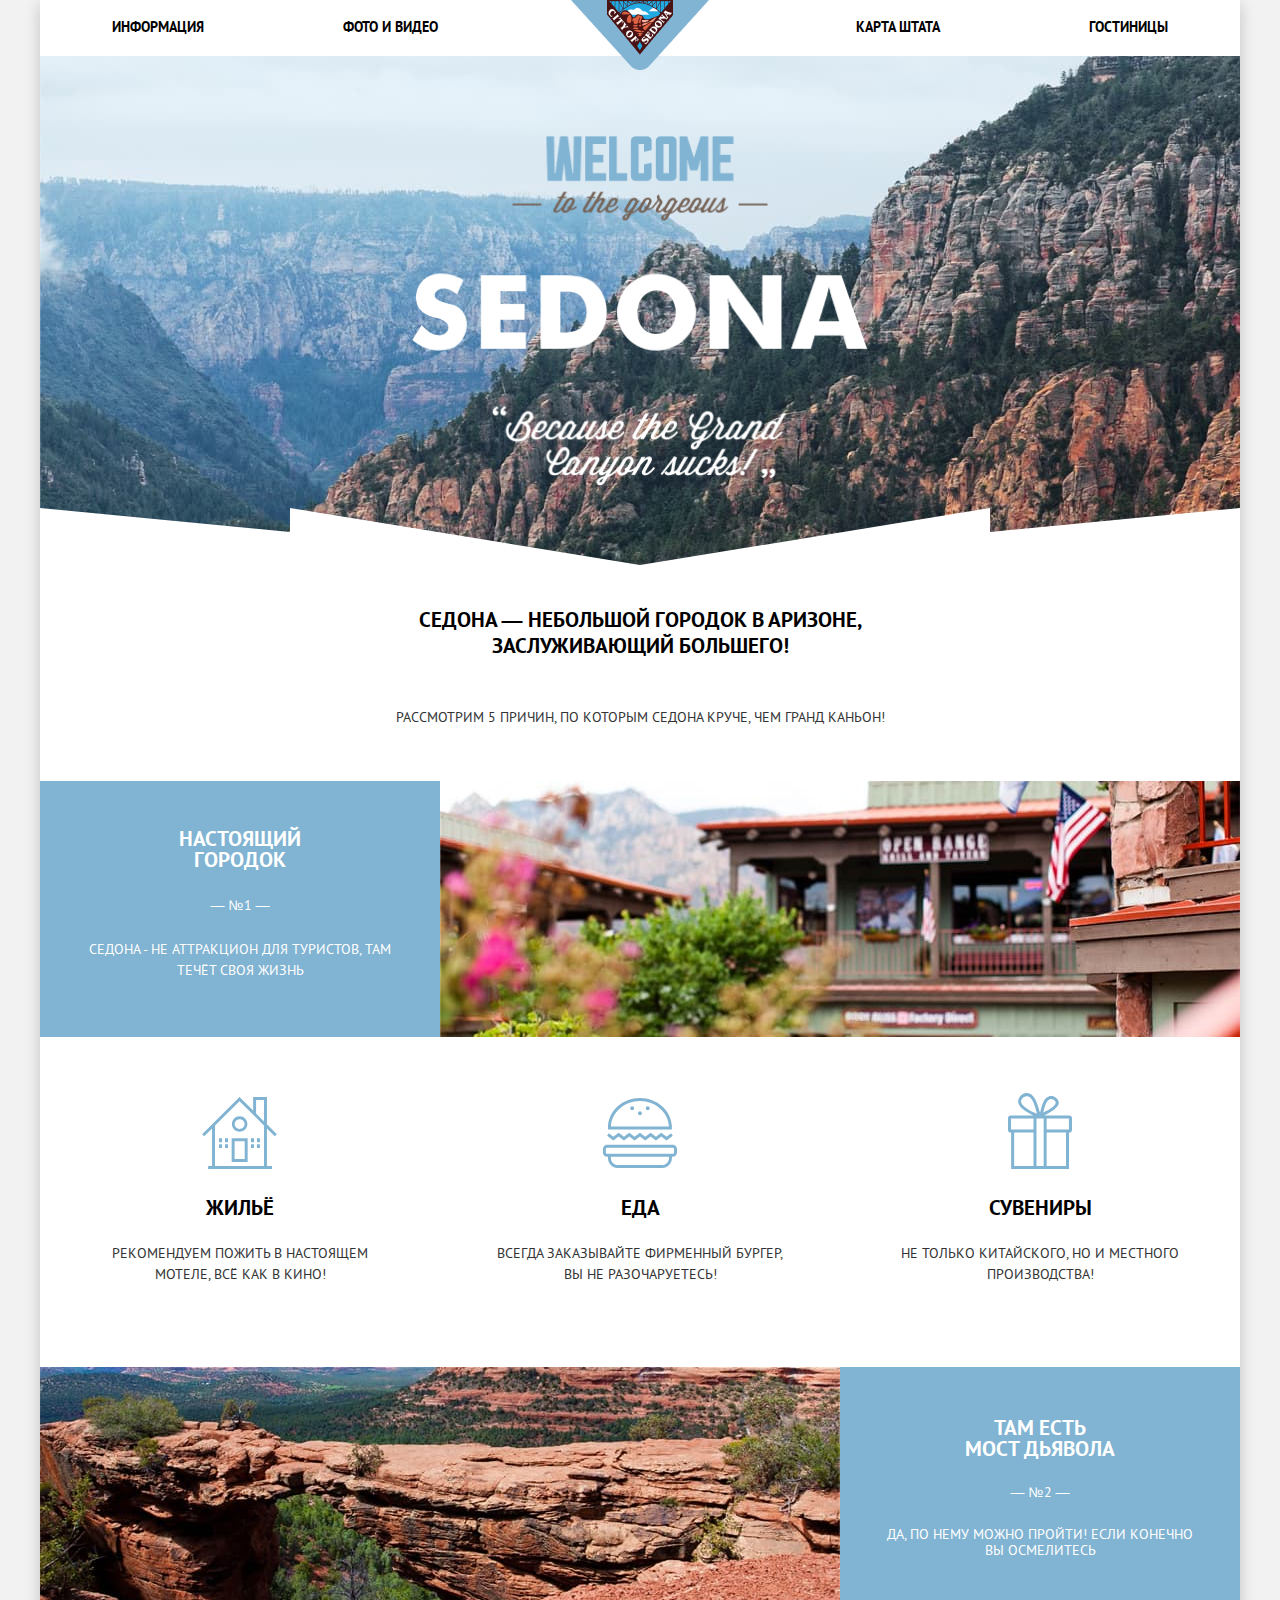
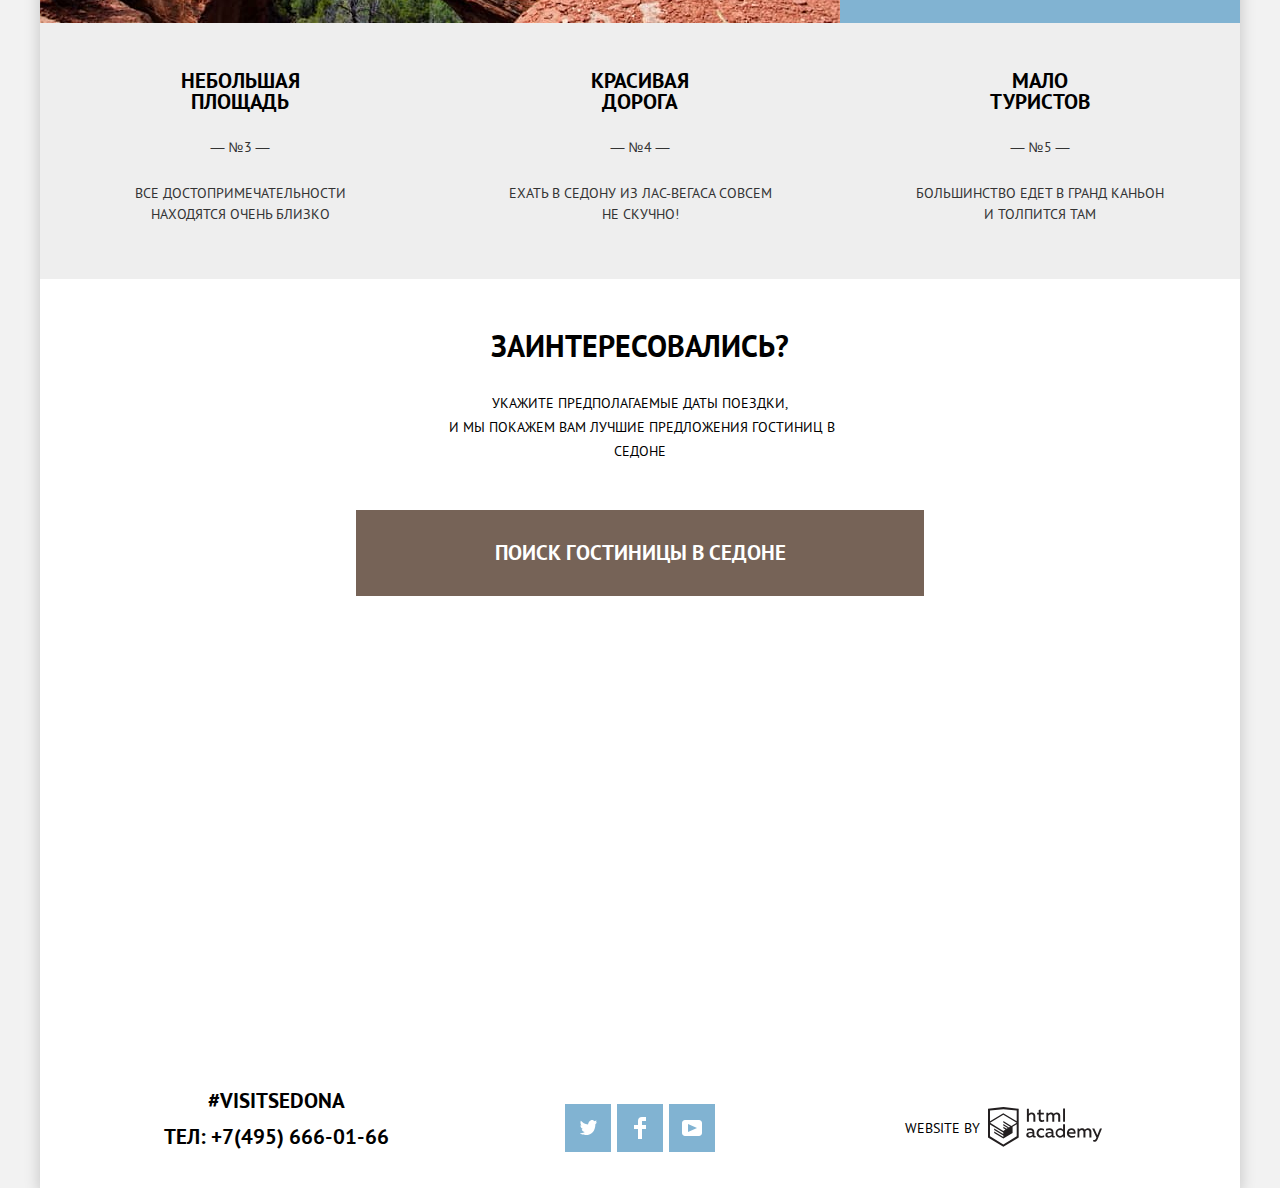
<file: index.html>
<!DOCTYPE html>
<html lang="en">

<head>
  <meta charset="UTF-8">
  <meta content="width=device-width, initial-scale=1.0" name="viewport">
  <meta content="ie=edge" http-equiv="X-UA-Compatible">
  <title>HTML Academy: Седона</title>
  <link href="./css/normalize.css" rel="stylesheet">
  <link href="./css/minify.css" rel="stylesheet">
</head>

<body>
<div class="container">
  <header class="header">
    <h1 class="visually-hidden">Официальный сайт города Седона</h1>
    <a><img alt="Логотип Седоны" class="header-logo" height="70" src="./img/logo.png" width="138"></a>
    <nav class="main-navigation">
      <ul class="main-navigation-left">
        <li>
          <a href="">Информация</a>
        </li>
        <li>
          <a href="">Фото и видео</a>
        </li>
      </ul>
      <ul class="main-navigation-right">
        <li>
          <a href="">Карта штата</a>
        </li>
        <li>
          <a href="catalog.html">Гостиницы</a>
        </li>
      </ul>
    </nav>
  </header>

  <main>
    <div class="welcome-block">
      <img alt="Добро пожаловать в Седону!" class="welcome-block-text" height="352" src="./img/welcome.png" width="458">
    </div>

    <section class="advantages">
      <h2 class="visually-hidden">Преимущества Седоны</h2>
      <div class="advantages-pre">
        <b class="advantages-pre-header">Седона — небольшой городок в Аризоне, заслуживающий большего!</b>
        <p class="advantages-pre-text">Рассмотрим 5 причин, по которым Седона круче, чем гранд каньон!</p>
      </div>

      <div class="advantage-1">
        <h3>Настоящий<br> городок</h3>
        <p>— №1 —</p>
        <p>Седона - не аттракцион для туристов, там<br> течёт своя жизнь</p>
      </div>

      <div class="advantages-foto1"></div>

      <div class="advantages-living">
        <h3>Жильё</h3>
        <p>Рекомендуем пожить в настоящем<br> мотеле, всё как в кино!</p>
      </div>

      <div class="advantages-food">
        <h3>Еда</h3>
        <p>Всегда заказывайте фирменный бургер,<br> вы не разочаруетесь!</p>
      </div>

      <div class="advantages-souvenirs">
        <h3>Сувениры</h3>
        <p>Не только китайского, но и местного<br> производства!</p>
      </div>

      <div class="advantages-foto2"></div>

      <div class="advantage-2">
        <h3>Там есть<br> Мост дьявола</h3>
        <p>— №2 —</p>
        <p>Да, по нему можно пройти! Если конечно<br> вы осмелитесь</p>
      </div>

      <div class="advantage-3">
        <h3>небольшая<br> площадь</h3>
        <p>— №3 —</p>
        <p>все достопримечательности<br> находятся очень близко</p>
      </div>

      <div class="advantage-4">
        <h3>красивая<br> дорога</h3>
        <p>— №4 —</p>
        <p>ехать в седону из лас-вегаса совсем<br> не скучно!</p>
      </div>

      <div class="advantage-5">
        <h3>мало<br> туристов</h3>
        <p>— №5 —</p>
        <p>большинство едет в гранд каньон<br> и толпится там</p>
      </div>
    </section>

    <section class="booking">
      <h2 class="visually-hidden">Бронирование поездки</h2>
      <b class="booking-header">Заинтересовались?</b>
      <p class="booking-text">Укажите предполагаемые даты поездки,<br> и мы покажем вам лучшие предложения гостиниц в
        седоне</p>
      <button class="booking-button" type="button">Поиск гостиницы в Седоне</button>
    </section>

    <div class="map">
      <form action="https://echo.htmlacademy.ru/" class="booking-form" method="post">
        <div class="form-date-in-container">
          <label for="date-in">Дата заезда:</label>
          <span class="date-in-span">
              <input id="date-in" name="date-in" placeholder="24 апреля 2017" required type="text">
            <button class="calendar" type="button">
              <svg fill="none" height="23" viewBox="0 0 21 23" width="21"
                   xmlns="http://www.w3.org/2000/svg">
                <path clip-rule="evenodd" d="M16.406 3.02498H19.251C20.217 3.02498 21 3.84698 21 4.86198V21.164C21 22.179 20.217 23 19.251 23H1.75C0.784 23 0 22.179 0 21.164V4.86198C0 3.84698 0.784 3.02498 1.75 3.02498H4.593V1.64798C4.593 1.26698 4.887 0.958984 5.25 0.958984C5.612 0.958984 5.906 1.26698 5.906 1.64798V3.02498H9.844V1.64798C9.844 1.26698 10.138 0.958984 10.501 0.958984C10.862 0.958984 11.156 1.26698 11.156 1.64798V3.02498H15.094V1.64798C15.094 1.26698 15.387 0.958984 15.75 0.958984C16.112 0.958984 16.406 1.26698 16.406 1.64798V3.02498ZM19.5646 21.484C19.6466 21.3979 19.691 21.2828 19.688 21.164H19.689V4.86198C19.689 4.60898 19.493 4.40298 19.252 4.40298H16.407V5.78098C16.407 6.16198 16.113 6.46998 15.751 6.46998C15.388 6.46998 15.095 6.16198 15.095 5.78098V4.40298H11.157V5.78098C11.157 6.16198 10.863 6.46998 10.502 6.46998C10.139 6.46998 9.845 6.16198 9.845 5.78098V4.40298H5.907V5.78098C5.907 6.16198 5.613 6.46998 5.251 6.46998C4.888 6.46998 4.594 6.16198 4.594 5.78098V4.40298H1.75C1.50263 4.40953 1.30696 4.61458 1.312 4.86198V21.164C1.30696 21.4114 1.50263 21.6164 1.75 21.623H19.251C19.3698 21.6201 19.4826 21.5701 19.5646 21.484Z"
                      fill="#A9A9A9"
                      fill-rule="evenodd"/>
                <path clip-rule="evenodd" d="M4.59399 9.2251H7.21899V11.2911H4.59399V9.2251ZM4.59399 12.6681H7.21899V14.7351H4.59399V12.6681ZM7.21899 16.1121H4.59399V18.1781H7.21899V16.1121ZM9.18799 16.1121H11.813V18.1781H9.18799V16.1121ZM11.813 12.6681H9.18799V14.7351H11.813V12.6681ZM9.18799 9.2251H11.813V11.2911H9.18799V9.2251ZM16.406 16.1121H13.781V18.1781H16.406V16.1121ZM13.781 12.6681H16.406V14.7351H13.781V12.6681ZM16.406 9.2251H13.781V11.2911H16.406V9.2251Z"
                      fill="#A9A9A9"
                      fill-rule="evenodd"/>
              </svg>
            </button>
            </span>
        </div>
        <div class="form-date-out-container">
          <label for="date-out">Дата выезда:</label>
          <span class="date-out-span">
              <input id="date-out" name="date-out" placeholder="4 июля 2017" required type="text">
            <button class="calendar" type="button">
              <svg fill="none" height="23" viewBox="0 0 21 23" width="21"
                   xmlns="http://www.w3.org/2000/svg">
                <path clip-rule="evenodd" d="M16.406 3.02498H19.251C20.217 3.02498 21 3.84698 21 4.86198V21.164C21 22.179 20.217 23 19.251 23H1.75C0.784 23 0 22.179 0 21.164V4.86198C0 3.84698 0.784 3.02498 1.75 3.02498H4.593V1.64798C4.593 1.26698 4.887 0.958984 5.25 0.958984C5.612 0.958984 5.906 1.26698 5.906 1.64798V3.02498H9.844V1.64798C9.844 1.26698 10.138 0.958984 10.501 0.958984C10.862 0.958984 11.156 1.26698 11.156 1.64798V3.02498H15.094V1.64798C15.094 1.26698 15.387 0.958984 15.75 0.958984C16.112 0.958984 16.406 1.26698 16.406 1.64798V3.02498ZM19.5646 21.484C19.6466 21.3979 19.691 21.2828 19.688 21.164H19.689V4.86198C19.689 4.60898 19.493 4.40298 19.252 4.40298H16.407V5.78098C16.407 6.16198 16.113 6.46998 15.751 6.46998C15.388 6.46998 15.095 6.16198 15.095 5.78098V4.40298H11.157V5.78098C11.157 6.16198 10.863 6.46998 10.502 6.46998C10.139 6.46998 9.845 6.16198 9.845 5.78098V4.40298H5.907V5.78098C5.907 6.16198 5.613 6.46998 5.251 6.46998C4.888 6.46998 4.594 6.16198 4.594 5.78098V4.40298H1.75C1.50263 4.40953 1.30696 4.61458 1.312 4.86198V21.164C1.30696 21.4114 1.50263 21.6164 1.75 21.623H19.251C19.3698 21.6201 19.4826 21.5701 19.5646 21.484Z"
                      fill="#A9A9A9"
                      fill-rule="evenodd"/>
                <path clip-rule="evenodd" d="M4.59399 9.2251H7.21899V11.2911H4.59399V9.2251ZM4.59399 12.6681H7.21899V14.7351H4.59399V12.6681ZM7.21899 16.1121H4.59399V18.1781H7.21899V16.1121ZM9.18799 16.1121H11.813V18.1781H9.18799V16.1121ZM11.813 12.6681H9.18799V14.7351H11.813V12.6681ZM9.18799 9.2251H11.813V11.2911H9.18799V9.2251ZM16.406 16.1121H13.781V18.1781H16.406V16.1121ZM13.781 12.6681H16.406V14.7351H13.781V12.6681ZM16.406 9.2251H13.781V11.2911H16.406V9.2251Z"
                      fill="#A9A9A9"
                      fill-rule="evenodd"/>
              </svg>
            </button>
            </span>
        </div>
        <div class="number-of-persons-container">
          <div class="adults-container">
            <label for="adults">Взрослые:</label>
            <span class="adults-span">
              <button class="minus-icon" type="button">
                <svg fill="none" height="3" viewBox="0 0 12 3" width="12" xmlns="http://www.w3.org/2000/svg">
                  <rect fill="#A9A9A9" height="3" width="12"/>
                </svg>
              </button>
                <input id="adults" name="adults" required type="text" value="2">
              <button class="plus-icon" type="button">
                <svg fill="none" height="11" width="11" xmlns="http://www.w3.org/2000/svg">
                  <path clip-rule="evenodd" d="M4.23 6.77V11h2.54V6.77H11V4.23H6.77V0H4.23v4.23H0v2.54h4.23z"
                        fill="#A9A9A9" fill-rule="evenodd"/></svg>
              </button>
              </span>
          </div>
          <div class="children-container">
            <label for="children">Дети:</label>
            <span class="children-span">
              <button class="minus-icon" type="button">
                <svg fill="none" height="3" viewBox="0 0 12 3" width="12" xmlns="http://www.w3.org/2000/svg">
                  <rect fill="#A9A9A9" height="3" width="12"/>
                </svg>
              </button>
                <input id="children" name="children" required type="text" value="0">
              <button class="plus-icon" type="button">
                <svg fill="none" height="11" width="11" xmlns="http://www.w3.org/2000/svg">
                  <path clip-rule="evenodd" d="M4.23 6.77V11h2.54V6.77H11V4.23H6.77V0H4.23v4.23H0v2.54h4.23z"
                        fill="#A9A9A9" fill-rule="evenodd"/></svg>
              </button>
              </span>
          </div>
        </div>
        <button type="submit">Найти</button>
      </form>
      <iframe
        allowfullscreen
        height="589" src="https://www.google.com/maps/embed?pb=!1m18!1m12!1m3!1d104758.34112897744!2d-111.81814152753658!3d34.863810899751336!2m3!1f0!2f0!3f0!3m2!1i1024!2i768!4f13.1!3m3!1m2!1s0x872da132f942b00d%3A0x5548c523fa6c8efd!2z0KHQtdC00L7QvdCwLCDQkNGA0LjQt9C-0L3QsCA4NjMzNiwg0KHQqNCQ!5e0!3m2!1sru!2sru!4v1582367070711!5m2!1sru!2sru" width="1718"></iframe>
    </div>
  </main>

  <footer class="footer">
    <div class="footer-left">
      <p class="footer-left-hashtag">#visitSEDONA</p>
      <p class="footer-telnumber">ТЕЛ: <a href="tel:+74956660166">+7(495) 666-01-66</a></p>
    </div>
    <div class="footer-middle">
      <ul class="footer-socials-list">
        <li class="footer-social">
          <a href=""> <img alt="Мы в Твиттере" height="17" src="./img/twitter.svg" width="17"> </a>
        </li>
        <li class="footer-social">
          <a href=""> <img alt="Мы в Фейсбуке" height="22" src="./img/fb-icon.svg" width="12"> </a>
        </li>
        <li class="footer-social">
          <a href=""> <img alt="Мы в Ютубе" height="16" src="./img/youtube.svg" width="20"> </a>
        </li>
      </ul>
    </div>
    <div class="footer-right">
      <p>Website by</p>
      <a href="https://htmlacademy.ru/intensive/htmlcss">
        <svg class="academy-logo" fill="none" height="41" viewBox="0 0 115 41" width="115"
             xmlns="http://www.w3.org/2000/svg">
          <path clip-rule="evenodd" d="M15.5197 1.05737H15.3509L0 2.71895V31.4945L15.3509 40.8382L30.7018 31.4945V2.71895L15.5197 1.05737ZM77.0183 2.62185H75.0876V15.7311H77.0183V2.62185ZM40.8619 2.63264V7.76843C41.6131 6.9864 42.6386 6.5436 43.7105 6.53843C44.6823 6.47908 45.6329 6.84495 46.3253 7.54479C47.0177 8.24462 47.3866 9.21244 47.3399 10.2068V15.7634H45.367V10.4658C45.4231 9.94897 45.2754 9.43059 44.9566 9.02553C44.6377 8.62047 44.174 8.36218 43.6683 8.3079H43.3518C42.3456 8.36979 41.4321 8.9295 40.9041 9.80764V15.7634H38.8995V2.63264H40.8619ZM77.0183 31.4837H75.2775V30.0595C74.4828 31.1353 73.23 31.7538 71.9119 31.7211C69.4751 31.5528 67.5825 29.4822 67.5825 26.9845C67.5825 24.4867 69.4751 22.4162 71.9119 22.2479C73.1195 22.2052 74.2818 22.7203 75.0771 23.6505V18.3205H77.0183V31.4837ZM47.0656 30.0595C47.263 30.0515 47.4583 30.0152 47.6459 29.9516V31.3866C47.2482 31.5404 46.826 31.6172 46.4009 31.6132C45.6482 31.6769 44.9394 31.2429 44.639 30.5342C43.7036 31.31 42.5302 31.7227 41.3261 31.6995C39.733 31.6995 38.256 30.804 38.256 28.9482C38.256 26.65 40.3661 25.9379 42.1702 25.9379C42.9402 25.9505 43.707 26.0408 44.4596 26.2076V25.884C44.4596 24.805 43.6578 23.9742 42.1491 23.9742C41.0585 23.9764 39.9804 24.2116 38.9839 24.6647V22.8305C40.0678 22.451 41.204 22.2506 42.3495 22.2371C44.8394 22.2371 46.3693 23.4455 46.3693 26.1753V29.4121C46.3546 29.5668 46.401 29.721 46.4981 29.8406C46.5951 29.9601 46.7349 30.035 46.8862 30.0487H47.0656V30.0595ZM40.2711 28.8403C40.298 29.229 40.4761 29.5905 40.7655 29.844C41.055 30.0974 41.4317 30.2217 41.8115 30.189H41.9275C42.8819 30.1906 43.7973 29.8022 44.4702 29.11V27.5779C43.842 27.4414 43.2026 27.3655 42.5605 27.3513C41.5055 27.3513 40.2817 27.7074 40.2817 28.8403H40.2711ZM56.0229 22.9384C55.1962 22.4632 54.2596 22.2246 53.3115 22.2479H52.9422C51.7332 22.2873 50.5891 22.8166 49.7619 23.7192C48.9347 24.6218 48.4923 25.8236 48.5321 27.06V27.5024C48.6957 30.0004 50.805 31.8921 53.2482 31.7318C54.2519 31.7555 55.2477 31.5452 56.1601 31.1168V29.2718C55.3769 29.7215 54.4945 29.9591 53.5963 29.9624C52.5199 30.0288 51.4963 29.4793 50.9385 28.5356C50.3806 27.5918 50.3806 26.4095 50.9385 25.4658C51.4963 24.522 52.5199 23.9725 53.5963 24.039C54.461 24.0357 55.3066 24.2989 56.0229 24.7942V22.9384ZM66.1514 30.0595C66.3488 30.0515 66.5441 30.0152 66.7317 29.9516V31.3866C66.334 31.5404 65.9118 31.6172 65.4867 31.6132C64.734 31.6769 64.0252 31.2429 63.7248 30.5342C62.7894 31.31 61.616 31.7227 60.4119 31.6995C58.8188 31.6995 57.3417 30.804 57.3417 28.9482C57.3417 26.65 59.4518 25.9379 61.256 25.9379C62.0259 25.9505 62.7928 26.0408 63.5454 26.2076V25.884C63.5454 24.805 62.7436 23.9742 61.2349 23.9742C60.1443 23.9764 59.0662 24.2116 58.0697 24.6647V22.8305C59.1536 22.451 60.2897 22.2506 61.4353 22.2371C63.9252 22.2371 65.455 23.4455 65.455 26.1753V29.4121C65.4404 29.5668 65.4868 29.721 65.5838 29.8406C65.6809 29.9601 65.8207 30.035 65.972 30.0487H66.1514V30.0595ZM59.855 29.8481C59.5632 29.5943 59.3837 29.2311 59.3569 28.8403H59.378C59.378 27.7074 60.5385 27.3513 61.6569 27.3513C62.299 27.3655 62.9383 27.4414 63.5665 27.5779V29.11C62.8937 29.8022 61.9782 30.1906 61.0239 30.189H60.9078C60.5263 30.2247 60.1469 30.1019 59.855 29.8481ZM69.3271 26.9305C69.3271 25.2859 70.6308 23.9526 72.239 23.9526L72.2601 24.0066C73.4742 24.0066 74.5742 24.7382 75.0665 25.8732V28.0311C74.5856 29.1871 73.4673 29.9296 72.239 29.9084C70.6308 29.9084 69.3271 28.5752 69.3271 26.9305ZM83.3486 22.2479C86.8408 22.2479 88.0541 25.1395 87.4844 27.7397H80.922C81.1436 29.3582 82.6839 30.0163 84.2876 30.0163C85.2509 30.0196 86.2027 29.8021 87.0729 29.3797V31.1061C86.0736 31.5421 84.9939 31.7519 83.9078 31.7211C81.2385 31.7211 78.8963 30.189 78.8963 26.9521C78.8362 25.7502 79.2482 24.5736 80.0408 23.6841C80.8334 22.7945 81.9408 22.2658 83.1165 22.2155H83.3486V22.2479ZM80.8693 26.1753C80.9704 24.8237 82.1216 23.8104 83.4436 23.9095H83.4858C84.1064 23.8531 84.7196 24.08 85.1612 24.5295C85.6028 24.979 85.8275 25.6051 85.7752 26.24H80.8693V26.1753ZM89.489 31.4621V22.4961H91.2298V23.575C91.9777 22.7197 93.041 22.2229 94.1628 22.2047C95.2951 22.1328 96.3712 22.7163 96.9482 23.7153C97.7407 22.8335 98.8477 22.3161 100.018 22.2803C100.952 22.2327 101.859 22.6011 102.507 23.2901C103.154 23.9792 103.478 24.9213 103.394 25.8732V31.4837H101.39V25.9271C101.437 25.4734 101.306 25.0191 101.024 24.6647C100.743 24.3104 100.336 24.0852 99.8917 24.039H99.6174C98.7512 24.0941 97.9525 24.536 97.4335 25.2474V31.4837H95.4289V25.9271C95.4728 25.47 95.3357 25.0139 95.0481 24.6611C94.7606 24.3082 94.3467 24.088 93.8991 24.0497H93.6881C92.7466 24.1344 91.8915 24.6449 91.3564 25.4416V31.5161H89.5312L89.489 31.4621ZM113.977 22.4745H111.972L109.324 29.2718L106.306 22.4853H104.196L108.417 31.5484L108.237 32.0016C107.72 33.3611 107.003 34.0516 106.053 34.0516C105.75 34.0548 105.447 34.0112 105.156 33.9221V35.6161C105.536 35.7125 105.926 35.7632 106.317 35.7671C107.646 35.7671 108.902 35.0226 109.851 32.6813L113.977 22.4745ZM52.689 6.78658V3.54974L50.7266 4.01369V6.73264H49.144V8.49132H50.7899V12.9905C50.7231 13.817 51.0244 14.6301 51.61 15.2038C52.1955 15.7775 53.0028 16.0505 53.8073 15.9468C54.5996 15.9535 55.3875 15.8259 56.139 15.5692V13.8429C55.5727 14.0781 54.9672 14.199 54.356 14.199C53.2165 14.199 52.689 13.8105 52.689 12.6237V8.5129H55.8541V6.78658H52.689ZM58.3862 15.7526V6.75421H60.1376V7.83316C60.8811 6.97655 61.9403 6.476 63.0601 6.45211C64.1624 6.38099 65.2146 6.93142 65.8032 7.88711C66.5958 7.00534 67.7028 6.48794 68.8734 6.45211C69.8138 6.41462 70.7233 6.79859 71.364 7.50353C72.0046 8.20846 72.3126 9.16418 72.2073 10.1205V15.7418H70.2028V10.1853C70.2499 9.73151 70.1184 9.27721 69.8373 8.92287C69.5561 8.56853 69.1485 8.34334 68.7046 8.29711H68.4619C67.5957 8.35228 66.797 8.7942 66.278 9.50553V15.7418H64.2734V10.1853C64.3206 9.73151 64.1891 9.27721 63.9079 8.92287C63.6268 8.56853 63.2191 8.34334 62.7752 8.29711H62.5326C61.5911 8.38181 60.736 8.89229 60.2009 9.68895V15.7634H58.3862V15.7526ZM28.6972 30.3033L28.7078 30.2968L28.6972 30.3184V30.3033ZM28.6972 18.3205V30.3033L15.3509 38.4321L2.00459 30.3184V18.5147L15.2876 26.6068V28.0311L6.18257 22.5284V23.9418L15.3404 29.5632V31.0629L6.19312 25.4955V26.9521L15.3509 32.5734L24.5826 26.9197V20.8129L28.6972 18.3205ZM28.7078 16.7776L25.0362 18.9355L23.3482 20.0145L15.3087 15.0837V16.4971L22.156 20.7266L22.0083 20.8237L20.9532 21.4063L15.2876 17.9537V19.3995L19.761 22.1184L18.706 22.8413L15.3298 20.7913V22.2047L17.5454 23.5426L15.2982 24.9021L2.11009 16.864L15.3087 8.72869L28.7078 16.7776ZM15.2876 7.27211L28.7078 15.3534V4.56395L15.3615 3.12895L2.01514 4.56395V15.3534L15.2876 7.27211Z"
                fill="#231F20"
                fill-rule="evenodd"/>
        </svg>
      </a>
    </div>
  </footer>
</div>
<script src="./js/minify.js"></script>
</body>
</html>
</file>
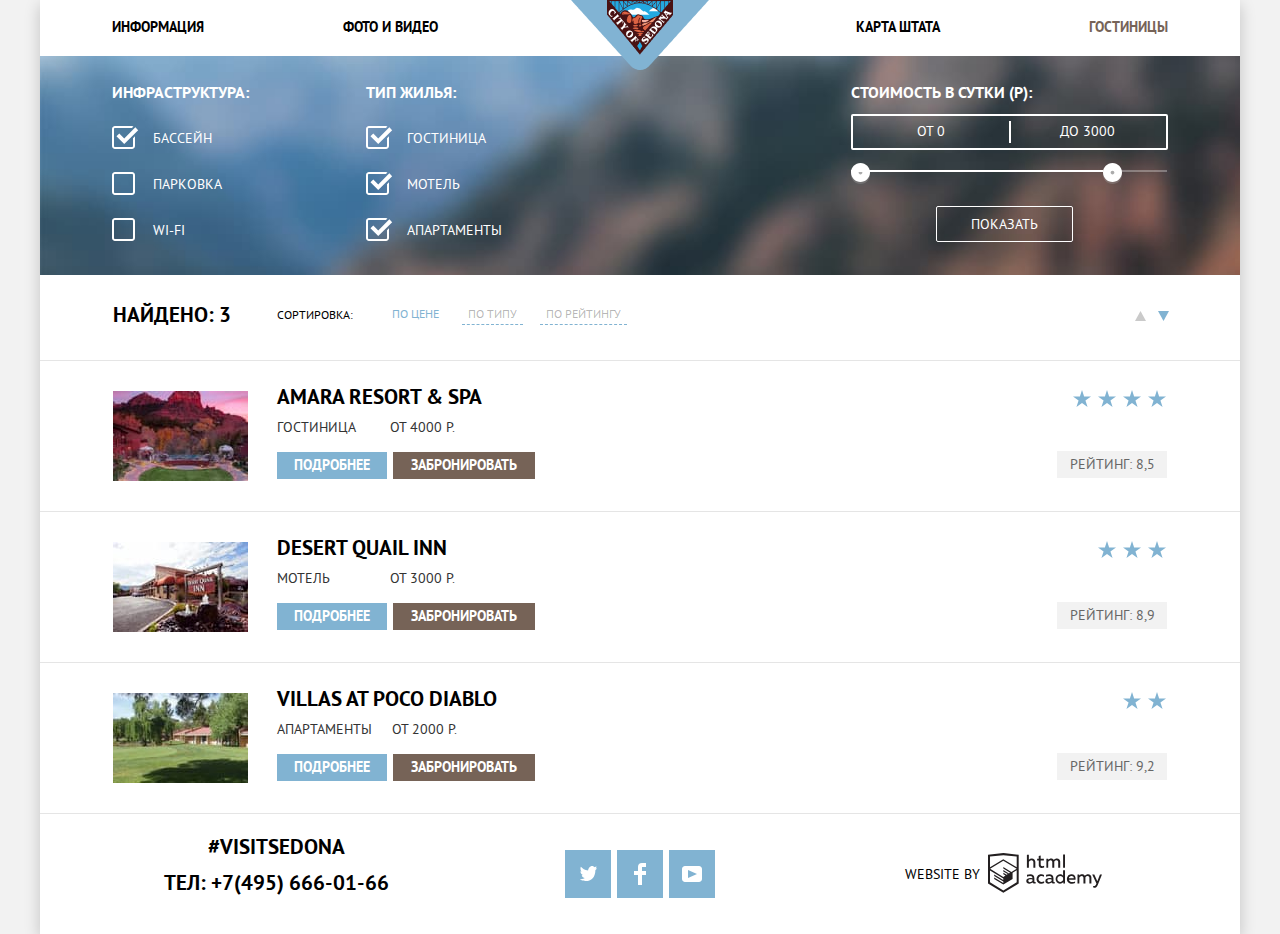
<file: catalog.html>
<!DOCTYPE html>
<html lang="en">

<head>
  <meta charset="UTF-8">
  <meta content="width=device-width, initial-scale=1.0" name="viewport">
  <meta content="ie=edge" http-equiv="X-UA-Compatible">
  <title>HTML Academy: Седона</title>
  <link href="./css/normalize.css" rel="stylesheet">
  <link href="./css/minify.css" rel="stylesheet">
</head>

<body>
<div class="container">
  <header class="header">
    <h1 class="visually-hidden">Поиск жилья в Седоне</h1>
    <a href="./index.html"><img alt="Логотип Седоны" class="header-logo" height="70" src="./img/logo.png"
                                width="138"></a>
    <nav class="main-navigation">
      <ul class="main-navigation-left">
        <li>
          <a href="">Информация</a>
        </li>
        <li>
          <a href="">Фото и видео</a>
        </li>
      </ul>
      <ul class="main-navigation-right">
        <li>
          <a href="">Карта штата</a>
        </li>
        <li>
          <a class="active-page" href="">Гостиницы</a>
        </li>
      </ul>
    </nav>
  </header>

  <main>

    <form action="https://echo.htmlacademy.ru/" class="catalog-filter" method="post">

      <div class="filter-checkboxes">
        <fieldset class="catalog-filter-structure-set">
          <legend>Инфраструктура:</legend>
          <ul>
            <li>
              <input checked class="visually-hidden" id="pool" name="pool" type="checkbox">
              <label for="pool">Бассейн</label>
            </li>
            <li>
              <input class="visually-hidden" id="parking" name="parking" type="checkbox">
              <label for="parking">Парковка</label>
            </li>
            <li>
              <input class="visually-hidden" id="wifi" name="wifi" type="checkbox">
              <label for="wifi">Wi-Fi</label>
            </li>
          </ul>
        </fieldset>

        <fieldset class="catalog-filter-living-set">
          <legend>Тип жилья:</legend>
          <ul>
            <li>
              <input checked class="visually-hidden" id="hotel" name="hotel" type="checkbox">
              <label for="hotel">Гостиница</label>
            </li>
            <li>
              <input checked class="visually-hidden" id="motel" name="motel" type="checkbox">
              <label for="motel">Мотель</label>
            </li>
            <li>
              <input checked class="visually-hidden" id="appartments" name="appartments" type="checkbox">
              <label for="appartments">Апартаменты</label>
            </li>
          </ul>
        </fieldset>
      </div>

      <fieldset class="filter-price">
        <legend>Стоимость в сутки (Р):</legend>
        <div class="filter-range">
          <div class="filter-range-price">
            <span>от 0</span>
            <span>до 3000</span>
          </div>
          <div class="filter-range-input">
            <img alt="" class="range-circle-left" src="./img/range-circle.svg">
            <span class="filter-range-input-white"></span>
            <img alt="" class="range-circle-right" src="./img/range-circle.svg">
          </div>
        </div>
        <button type="submit">Показать</button>
      </fieldset>

    </form>

    <div class="catalog-bottom-filter">
      <p class="catalog-bottom-filter-founded">Найдено: <span>3</span></p>
      <p class="catalog-bottom-filter-filtering">Сортировка:</p>
      <ul class="catalog-bottom-filter-params">
        <li>
          <button class="catalog-bottom-filter-params-active" type="button">По цене</button>
        </li>
        <li>
          <button type="button">По типу</button>
        </li>
        <li>
          <button type="button">По рейтингу</button>
        </li>
      </ul>
      <ul class="catalog-bottom-filter-updown">
        <li>
          <button class="catalog-bottom-filter-up-button" type="button">
            <span class="visually-hidden">По возрастанию</span>
            <svg fill="none" height="10" viewBox="0 0 11 10" width="11" xmlns="http://www.w3.org/2000/svg">
              <path d="M5.5 0L0 10H11L5.5 0Z" fill="#CACACA"/>
            </svg>
          </button>
        </li>
        <li>
          <button class="catalog-bottom-filter-down-button catalog-bottom-filter-updown-active" type="button">
            <span class="visually-hidden">По убыванию</span>
            <svg fill="none" height="10" viewBox="0 0 11 10" width="11" xmlns="http://www.w3.org/2000/svg">
              <path d="M5.5 10L0 0H11" fill="#81B3D2"/>
            </svg>
          </button>
        </li>
      </ul>
    </div>

    <section>
      <h2 class="visually-hidden">Каталог жилья</h2>
      <ul class="catalog-hotels">
        <li class="catalog-hotel">
          <img alt="Изображение гостиницы" class="catalog-hotel-image" height="90" src="./img/hotel1.jpg" width="135">
          <div>
            <h2 class="catalog-hotel-name">Amara Resort & Spa</h2>
            <p class="catalog-hotel-type-and-price"><span>Гостиница</span><span>От 4000 Р.</span></p>
            <div class="catalog-hotel-buttons">
              <a class="catalog-hotel-about-button" href="">Подробнее</a>
              <a class="catalog-hotel-book-button" href="">Забронировать</a>
            </div>
          </div>
          <div class="catalog-hotel-rating-container">
            <div class="catalog-hotel-rating-stars">
              <img alt="" src="./img/star.svg">
              <img alt="" src="./img/star.svg">
              <img alt="" src="./img/star.svg">
              <img alt="" src="./img/star.svg">
            </div>
            <p class="catalog-hotel-rating">Рейтинг: 8,5</p>
          </div>
        </li>

        <li class="catalog-hotel">
          <img alt="Изображение гостиницы" class="catalog-hotel-image" height="90" src="./img/hotel2.jpg" width="135">
          <div>
            <h2 class="catalog-hotel-name">Desert Quail Inn</h2>
            <p class="catalog-hotel-type-and-price"><span>Мотель</span><span>От 3000 Р.</span></p>
            <div class="catalog-hotel-buttons">
              <a class="catalog-hotel-about-button" href="">Подробнее</a>
              <a class="catalog-hotel-book-button" href="">Забронировать</a>
            </div>
          </div>
          <div class="catalog-hotel-rating-container">
            <div class="catalog-hotel-rating-stars">
              <img alt="" src="./img/star.svg">
              <img alt="" src="./img/star.svg">
              <img alt="" src="./img/star.svg">
            </div>
            <p class="catalog-hotel-rating">Рейтинг: 8,9</p>
          </div>
        </li>

        <li class="catalog-hotel">
          <img alt="Изображение гостиницы" class="catalog-hotel-image" height="90" src="./img/hotel3.jpg" width="135">
          <div>
            <h2 class="catalog-hotel-name">Villas at Poco Diablo</h2>
            <p class="catalog-hotel-type-and-price"><span>Апартаменты</span><span>От 2000 Р.</span></p>
            <div class="catalog-hotel-buttons">
              <a class="catalog-hotel-about-button" href="">Подробнее</a>
              <a class="catalog-hotel-book-button" href="">Забронировать</a>
            </div>
          </div>
          <div class="catalog-hotel-rating-container">
            <div class="catalog-hotel-rating-stars">
              <img alt="" src="./img/star.svg">
              <img alt="" src="./img/star.svg">
            </div>
            <p class="catalog-hotel-rating">Рейтинг: 9,2</p>
          </div>
        </li>
      </ul>
    </section>
  </main>

  <footer class="footer footer-catalog">
    <div class="footer-left">
      <p class="footer-left-hashtag">#visitSEDONA</p>
      <p class="footer-telnumber">ТЕЛ: <a href="tel:+74956660166">+7(495) 666-01-66</a></p>
    </div>
    <div class="footer-middle">
      <ul class="footer-socials-list">
        <li class="footer-social">
          <a href=""> <img alt="Мы в Твиттере" height="17" src="./img/twitter.svg" width="17"> </a>
        </li>
        <li class="footer-social">
          <a href=""> <img alt="Мы в Фейсбуке" height="22" src="./img/fb-icon.svg" width="12"> </a>
        </li>
        <li class="footer-social">
          <a href=""> <img alt="Мы в Ютубе" height="16" src="./img/youtube.svg" width="20"> </a>
        </li>
      </ul>
    </div>
    <div class="footer-right">
      <p>Website by</p>
      <a href="https://htmlacademy.ru/intensive/htmlcss">
        <svg class="academy-logo" fill="none" height="41" viewBox="0 0 115 41" width="115"
             xmlns="http://www.w3.org/2000/svg">
          <path clip-rule="evenodd"
                d="M15.5197 1.05737H15.3509L0 2.71895V31.4945L15.3509 40.8382L30.7018 31.4945V2.71895L15.5197 1.05737ZM77.0183 2.62185H75.0876V15.7311H77.0183V2.62185ZM40.8619 2.63264V7.76843C41.6131 6.9864 42.6386 6.5436 43.7105 6.53843C44.6823 6.47908 45.6329 6.84495 46.3253 7.54479C47.0177 8.24462 47.3866 9.21244 47.3399 10.2068V15.7634H45.367V10.4658C45.4231 9.94897 45.2754 9.43059 44.9566 9.02553C44.6377 8.62047 44.174 8.36218 43.6683 8.3079H43.3518C42.3456 8.36979 41.4321 8.9295 40.9041 9.80764V15.7634H38.8995V2.63264H40.8619ZM77.0183 31.4837H75.2775V30.0595C74.4828 31.1353 73.23 31.7538 71.9119 31.7211C69.4751 31.5528 67.5825 29.4822 67.5825 26.9845C67.5825 24.4867 69.4751 22.4162 71.9119 22.2479C73.1195 22.2052 74.2818 22.7203 75.0771 23.6505V18.3205H77.0183V31.4837ZM47.0656 30.0595C47.263 30.0515 47.4583 30.0152 47.6459 29.9516V31.3866C47.2482 31.5404 46.826 31.6172 46.4009 31.6132C45.6482 31.6769 44.9394 31.2429 44.639 30.5342C43.7036 31.31 42.5302 31.7227 41.3261 31.6995C39.733 31.6995 38.256 30.804 38.256 28.9482C38.256 26.65 40.3661 25.9379 42.1702 25.9379C42.9402 25.9505 43.707 26.0408 44.4596 26.2076V25.884C44.4596 24.805 43.6578 23.9742 42.1491 23.9742C41.0585 23.9764 39.9804 24.2116 38.9839 24.6647V22.8305C40.0678 22.451 41.204 22.2506 42.3495 22.2371C44.8394 22.2371 46.3693 23.4455 46.3693 26.1753V29.4121C46.3546 29.5668 46.401 29.721 46.4981 29.8406C46.5951 29.9601 46.7349 30.035 46.8862 30.0487H47.0656V30.0595ZM40.2711 28.8403C40.298 29.229 40.4761 29.5905 40.7655 29.844C41.055 30.0974 41.4317 30.2217 41.8115 30.189H41.9275C42.8819 30.1906 43.7973 29.8022 44.4702 29.11V27.5779C43.842 27.4414 43.2026 27.3655 42.5605 27.3513C41.5055 27.3513 40.2817 27.7074 40.2817 28.8403H40.2711ZM56.0229 22.9384C55.1962 22.4632 54.2596 22.2246 53.3115 22.2479H52.9422C51.7332 22.2873 50.5891 22.8166 49.7619 23.7192C48.9347 24.6218 48.4923 25.8236 48.5321 27.06V27.5024C48.6957 30.0004 50.805 31.8921 53.2482 31.7318C54.2519 31.7555 55.2477 31.5452 56.1601 31.1168V29.2718C55.3769 29.7215 54.4945 29.9591 53.5963 29.9624C52.5199 30.0288 51.4963 29.4793 50.9385 28.5356C50.3806 27.5918 50.3806 26.4095 50.9385 25.4658C51.4963 24.522 52.5199 23.9725 53.5963 24.039C54.461 24.0357 55.3066 24.2989 56.0229 24.7942V22.9384ZM66.1514 30.0595C66.3488 30.0515 66.5441 30.0152 66.7317 29.9516V31.3866C66.334 31.5404 65.9118 31.6172 65.4867 31.6132C64.734 31.6769 64.0252 31.2429 63.7248 30.5342C62.7894 31.31 61.616 31.7227 60.4119 31.6995C58.8188 31.6995 57.3417 30.804 57.3417 28.9482C57.3417 26.65 59.4518 25.9379 61.256 25.9379C62.0259 25.9505 62.7928 26.0408 63.5454 26.2076V25.884C63.5454 24.805 62.7436 23.9742 61.2349 23.9742C60.1443 23.9764 59.0662 24.2116 58.0697 24.6647V22.8305C59.1536 22.451 60.2897 22.2506 61.4353 22.2371C63.9252 22.2371 65.455 23.4455 65.455 26.1753V29.4121C65.4404 29.5668 65.4868 29.721 65.5838 29.8406C65.6809 29.9601 65.8207 30.035 65.972 30.0487H66.1514V30.0595ZM59.855 29.8481C59.5632 29.5943 59.3837 29.2311 59.3569 28.8403H59.378C59.378 27.7074 60.5385 27.3513 61.6569 27.3513C62.299 27.3655 62.9383 27.4414 63.5665 27.5779V29.11C62.8937 29.8022 61.9782 30.1906 61.0239 30.189H60.9078C60.5263 30.2247 60.1469 30.1019 59.855 29.8481ZM69.3271 26.9305C69.3271 25.2859 70.6308 23.9526 72.239 23.9526L72.2601 24.0066C73.4742 24.0066 74.5742 24.7382 75.0665 25.8732V28.0311C74.5856 29.1871 73.4673 29.9296 72.239 29.9084C70.6308 29.9084 69.3271 28.5752 69.3271 26.9305ZM83.3486 22.2479C86.8408 22.2479 88.0541 25.1395 87.4844 27.7397H80.922C81.1436 29.3582 82.6839 30.0163 84.2876 30.0163C85.2509 30.0196 86.2027 29.8021 87.0729 29.3797V31.1061C86.0736 31.5421 84.9939 31.7519 83.9078 31.7211C81.2385 31.7211 78.8963 30.189 78.8963 26.9521C78.8362 25.7502 79.2482 24.5736 80.0408 23.6841C80.8334 22.7945 81.9408 22.2658 83.1165 22.2155H83.3486V22.2479ZM80.8693 26.1753C80.9704 24.8237 82.1216 23.8104 83.4436 23.9095H83.4858C84.1064 23.8531 84.7196 24.08 85.1612 24.5295C85.6028 24.979 85.8275 25.6051 85.7752 26.24H80.8693V26.1753ZM89.489 31.4621V22.4961H91.2298V23.575C91.9777 22.7197 93.041 22.2229 94.1628 22.2047C95.2951 22.1328 96.3712 22.7163 96.9482 23.7153C97.7407 22.8335 98.8477 22.3161 100.018 22.2803C100.952 22.2327 101.859 22.6011 102.507 23.2901C103.154 23.9792 103.478 24.9213 103.394 25.8732V31.4837H101.39V25.9271C101.437 25.4734 101.306 25.0191 101.024 24.6647C100.743 24.3104 100.336 24.0852 99.8917 24.039H99.6174C98.7512 24.0941 97.9525 24.536 97.4335 25.2474V31.4837H95.4289V25.9271C95.4728 25.47 95.3357 25.0139 95.0481 24.6611C94.7606 24.3082 94.3467 24.088 93.8991 24.0497H93.6881C92.7466 24.1344 91.8915 24.6449 91.3564 25.4416V31.5161H89.5312L89.489 31.4621ZM113.977 22.4745H111.972L109.324 29.2718L106.306 22.4853H104.196L108.417 31.5484L108.237 32.0016C107.72 33.3611 107.003 34.0516 106.053 34.0516C105.75 34.0548 105.447 34.0112 105.156 33.9221V35.6161C105.536 35.7125 105.926 35.7632 106.317 35.7671C107.646 35.7671 108.902 35.0226 109.851 32.6813L113.977 22.4745ZM52.689 6.78658V3.54974L50.7266 4.01369V6.73264H49.144V8.49132H50.7899V12.9905C50.7231 13.817 51.0244 14.6301 51.61 15.2038C52.1955 15.7775 53.0028 16.0505 53.8073 15.9468C54.5996 15.9535 55.3875 15.8259 56.139 15.5692V13.8429C55.5727 14.0781 54.9672 14.199 54.356 14.199C53.2165 14.199 52.689 13.8105 52.689 12.6237V8.5129H55.8541V6.78658H52.689ZM58.3862 15.7526V6.75421H60.1376V7.83316C60.8811 6.97655 61.9403 6.476 63.0601 6.45211C64.1624 6.38099 65.2146 6.93142 65.8032 7.88711C66.5958 7.00534 67.7028 6.48794 68.8734 6.45211C69.8138 6.41462 70.7233 6.79859 71.364 7.50353C72.0046 8.20846 72.3126 9.16418 72.2073 10.1205V15.7418H70.2028V10.1853C70.2499 9.73151 70.1184 9.27721 69.8373 8.92287C69.5561 8.56853 69.1485 8.34334 68.7046 8.29711H68.4619C67.5957 8.35228 66.797 8.7942 66.278 9.50553V15.7418H64.2734V10.1853C64.3206 9.73151 64.1891 9.27721 63.9079 8.92287C63.6268 8.56853 63.2191 8.34334 62.7752 8.29711H62.5326C61.5911 8.38181 60.736 8.89229 60.2009 9.68895V15.7634H58.3862V15.7526ZM28.6972 30.3033L28.7078 30.2968L28.6972 30.3184V30.3033ZM28.6972 18.3205V30.3033L15.3509 38.4321L2.00459 30.3184V18.5147L15.2876 26.6068V28.0311L6.18257 22.5284V23.9418L15.3404 29.5632V31.0629L6.19312 25.4955V26.9521L15.3509 32.5734L24.5826 26.9197V20.8129L28.6972 18.3205ZM28.7078 16.7776L25.0362 18.9355L23.3482 20.0145L15.3087 15.0837V16.4971L22.156 20.7266L22.0083 20.8237L20.9532 21.4063L15.2876 17.9537V19.3995L19.761 22.1184L18.706 22.8413L15.3298 20.7913V22.2047L17.5454 23.5426L15.2982 24.9021L2.11009 16.864L15.3087 8.72869L28.7078 16.7776ZM15.2876 7.27211L28.7078 15.3534V4.56395L15.3615 3.12895L2.01514 4.56395V15.3534L15.2876 7.27211Z"
                fill="#231F20"
                fill-rule="evenodd"/>
        </svg>
      </a>
    </div>
  </footer>
</div>
<script src="./js/minify.js"></script>
</body>
</html>
</file>
<file: css/minify.css>
@font-face{font-family:'PT Sans';font-weight:400;font-style:normal;src:url(../fonts/ptsans.woff2) format('woff2'),url(../fonts/ptsans.woff) format('woff')}@font-face{font-family:'PT Sans';font-weight:700;font-style:normal;src:url(../fonts/ptsansbold.woff2) format('woff2'),url(../fonts/ptsansbold.woff) format('woff')}:root{--background-grey:#f2f2f2;--white:#fff;--black:#000;--link-hover:#81b3d2;--link-current-page:#766357;--welcome-background:#754c45;--container-boxshadow:rgba(0, 1, 1, .2);--paragraph-grey:#333;--blue:#81b3d2;--light-grey:#eee;--booking-button-brown:#766357;--booking-button-hover:#604e43;--booking-button-active:#503e33;--white-03:rgba(255, 255, 255, .3);--white-09:rgba(255, 255, 255, .9);--form-button-hover:#669ec0;--form-button-active:#5496bd;--logo-active:#bdbbbc;--black-03:rgba(0, 0, 0, .3);--arrow-grey:#cacaca;--hrline:#e5e5e5;--rating:#666;--rating-background:#f2f2f2;--form-input-hover:#ebebeb}*,::after,::before{box-sizing:border-box}@-webkit-keyframes form{0%{bottom:0;left:316px}100%{bottom:-395px;left:316px}}@keyframes form{0%{top:-395px;left:316px}100%{top:0;left:316px}}.visually-hidden{position:absolute;clip:rect(0 0 0 0);width:1px;height:1px;margin:-1px}.main-navigation-right .active-page{color:var(--booking-button-brown)}body{font-family:'PT Sans',Tahoma,sans-serif;font-size:14px;margin:0;padding:0;background-color:var(--background-grey)}.container{position:relative;width:1200px;margin:0 auto;background-color:var(--white);box-shadow:0 5px 15px var(--container-boxshadow)}.header{position:relative;z-index:1;width:100%;min-height:56px;padding:17px 72px}.main-navigation{display:flex;justify-content:space-between}.main-navigation-left,.main-navigation-right{display:flex;margin:0;padding:0;list-style-type:none;flex-wrap:wrap;justify-content:space-between}.main-navigation-left{width:326px}.main-navigation-right{width:312px}.main-navigation-left a,.main-navigation-right a{font-weight:700;line-height:1.5;padding-top:10px;padding-bottom:10px;text-decoration:none;text-transform:uppercase;color:var(--black)}.main-navigation-left a{text-align:left}.main-navigation-right a{text-align:right}.main-navigation-left a:hover,.main-navigation-right a:hover{color:var(--link-hover)}.main-navigation-left a:active,.main-navigation-right a:active{opacity:.3;color:var(--black)}.header-logo{position:absolute;top:0;left:531px;width:138px;height:70px}.welcome-block{position:relative;display:flex;width:100%;min-height:509px;background-color:var(--welcome-background);background-image:url(../img/background-photo.jpg);background-repeat:no-repeat;background-size:cover;align-items:center;justify-content:center}.welcome-block::after{position:absolute;bottom:0;left:0;width:1200px;height:57px;content:'';background-image:url(../img/background-mask.svg);background-repeat:no-repeat}.welcome-block-text{width:456px;height:350px}.advantages{display:grid;grid-template-columns:400px 400px 400px;grid-template-areas:'ap ap ap' 'a1 f1 f1' 'l f s' 'f2 f2 a2' 'a3 a4 a5'}.advantages-pre{display:flex;flex-direction:column;min-height:216px;padding:42px 200px 37px;align-items:center;justify-content:space-between;grid-area:ap}.advantages-pre-header{font-size:21px;font-weight:700;line-height:1.24;width:470px;text-align:center;text-transform:uppercase}.advantages-pre-text{line-height:1.86;text-align:center;text-transform:uppercase;color:var(--paragraph-grey)}.advantage-1{display:flex;flex-direction:column;min-height:256px;padding-right:20px;padding-left:20px;text-transform:uppercase;color:var(--white);background-color:var(--blue);align-items:center;grid-area:a1}.advantage-1 h3{font-size:21px;font-weight:700;line-height:1;margin-top:47px;margin-bottom:25px;text-align:center}.advantage-1 p{line-height:1.5;margin-top:0;margin-bottom:23px;text-align:center}.advantages-foto1{background-image:url(../img/advantage1.jpg);background-repeat:no-repeat;background-size:cover;grid-area:f1}.advantages-living{position:relative;display:flex;flex-direction:column;min-height:330px;padding-right:20px;padding-left:20px;text-transform:uppercase;align-items:center;grid-area:l}.advantages-living::before{position:absolute;top:60px;left:162px;width:75px;height:72px;content:'';background-image:url(../img/icon-house.svg)}.advantages-living h3{font-size:21px;font-weight:700;line-height:1;margin-top:160px;margin-bottom:11px;text-align:center}.advantages-living p{line-height:1.5;text-align:center;color:var(--paragraph-grey)}.advantages-food{position:relative;display:flex;flex-direction:column;min-height:330px;padding-right:20px;padding-left:20px;text-transform:uppercase;align-items:center;grid-area:f}.advantages-food::before{position:absolute;top:61px;left:162px;width:75px;height:70px;content:'';background-image:url(../img/icon-burger.svg)}.advantages-food h3{font-size:21px;font-weight:700;line-height:1;margin-top:160px;margin-bottom:11px;text-align:center}.advantages-food p{line-height:1.5;text-align:center;color:var(--paragraph-grey)}.advantages-souvenirs{position:relative;display:flex;flex-direction:column;min-height:330px;padding-right:20px;padding-left:20px;text-transform:uppercase;align-items:center;grid-area:s}.advantages-souvenirs::before{position:absolute;top:55px;left:168px;width:64px;height:77px;content:'';background-image:url(../img/icon-present.svg)}.advantages-souvenirs h3{font-size:21px;font-weight:700;line-height:1;margin-top:160px;margin-bottom:11px;text-align:center}.advantages-souvenirs p{line-height:1.5;text-align:center;color:var(--paragraph-grey)}.advantages-foto2{min-height:256px;background-image:url(../img/advantage2.jpg);background-repeat:no-repeat;background-size:cover;grid-area:f2}.advantage-2{display:flex;flex-direction:column;min-height:256px;padding-right:20px;padding-left:20px;text-transform:uppercase;color:var(--white);background-color:var(--blue);align-items:center;grid-area:a2}.advantage-2 h3{font-size:21px;font-weight:700;line-height:1;margin-top:50px;margin-bottom:11px;text-align:center}.advantage-2 p{margin-bottom:12px;text-align:center}.advantage-3{display:flex;flex-direction:column;min-height:256px;padding-right:20px;padding-left:20px;background-color:var(--light-grey);align-items:center;grid-area:a3}.advantage-3 h3{font-size:21px;font-weight:700;line-height:1;margin-top:47px;margin-bottom:11px;text-align:center;text-transform:uppercase}.advantage-3 p{line-height:1.5;margin-bottom:11px;text-align:center;text-transform:uppercase;color:var(--paragraph-grey)}.advantage-4{display:flex;flex-direction:column;min-height:256px;padding-right:20px;padding-left:20px;background-color:var(--light-grey);align-items:center;grid-area:a4}.advantage-4 h3{font-size:21px;font-weight:700;line-height:1;margin-top:47px;margin-bottom:11px;text-align:center;text-transform:uppercase}.advantage-4 p{line-height:1.5;margin-bottom:11px;text-align:center;text-transform:uppercase;color:var(--paragraph-grey)}.advantage-5{display:flex;flex-direction:column;min-height:256px;padding-right:20px;padding-left:20px;background-color:var(--light-grey);align-items:center;grid-area:a5}.advantage-5 h3{font-size:21px;font-weight:700;line-height:1;margin-top:47px;margin-bottom:11px;text-align:center;text-transform:uppercase}.advantage-5 p{line-height:1.5;margin-bottom:11px;text-align:center;text-transform:uppercase;color:var(--paragraph-grey)}.booking{display:flex;flex-direction:column;align-items:center}.booking-header{font-size:30px;font-weight:700;line-height:.8;margin-top:55px;margin-bottom:20px;text-align:center;text-transform:uppercase}.booking-text{line-height:1.71;width:435px;margin-bottom:46px;text-align:center;text-transform:uppercase}.booking-button{font-family:'PT Sans',Tahoma,sans-serif;font-size:21px;font-weight:700;line-height:1.24;width:568px;min-height:86px;cursor:pointer;text-align:center;text-transform:uppercase;color:var(--white);border:none;background-color:var(--booking-button-brown)}.booking-button:hover{background-color:var(--booking-button-hover)}.booking-button:active{color:var(--white-03);background-color:var(--booking-button-active)}.booking-form{position:absolute;top:0;left:316px;display:flex;flex-direction:column;width:568px;min-height:395px;padding:55px;background-color:var(--white);box-shadow:0 7px 15px rgba(0,1,1,.15)}.booking-form-hidden{display:none}.booking-form-animation{-webkit-animation-name:form;animation-name:form;-webkit-animation-duration:.5s;animation-duration:.5s}.booking-form input::-webkit-input-placeholder{font-weight:700;line-height:1.86;text-transform:uppercase;color:var(--black)}.booking-form input::-moz-placeholder{font-weight:700;line-height:1.86;text-transform:uppercase;color:var(--black)}.booking-form input:-ms-input-placeholder{font-weight:700;line-height:1.86;text-transform:uppercase;color:var(--black)}.booking-form input::-ms-input-placeholder{font-weight:700;line-height:1.86;text-transform:uppercase;color:var(--black)}.booking-form input,.booking-form input::placeholder,.booking-form label{font-weight:700;line-height:1.86;text-transform:uppercase;color:var(--black)}.form-date-in-container,.form-date-out-container{display:flex;align-items:center;justify-content:space-between}.form-date-in-container input,.form-date-out-container input{width:346px;height:38px;padding-top:5px;padding-bottom:5px;padding-left:13px;border:none;background-color:var(--background-grey)}.form-date-in-container{margin-bottom:29px}.form-date-out-container{margin-bottom:30px}.number-of-persons-container{display:flex;margin-bottom:54px;align-items:center;flex-wrap:wrap;justify-content:space-between}.number-of-persons-container input{width:114px;height:38px;padding-right:39px;padding-left:39px;text-align:center;border:none;background-color:var(--background-grey)}.adults-container{display:flex;min-width:226px;align-items:center;justify-content:space-between}.adults-span,.children-span{position:relative}button.minus-icon{position:absolute;top:10px;left:8px;cursor:pointer}.minus-icon:hover rect,.plus-icon:hover path{fill:var(--black)}.minus-icon:active rect,.plus-icon:active path{fill:var(--blue)}button.plus-icon{position:absolute;top:5px;right:10px;cursor:pointer}.children-container{display:flex;min-width:179px;align-items:center;justify-content:space-between}.date-in-span,.date-out-span{position:relative}.calendar{position:absolute;top:3px;right:5px;cursor:pointer}.calendar:hover path{fill:var(--black)}.calendar:active path{fill:var(--blue)}.booking-form input:hover{background-color:var(--form-input-hover)}.booking-form input:focus{border:2px solid var(--hrline);outline:0;background-color:var(--white)}.date-in-span input:focus,.date-out-span input:focus{padding-left:11px}.booking-form button:not([type=submit]){display:flex;padding:5px;border:none;background-color:inherit;align-items:center;justify-content:center}.booking-form button:not([type=submit]):not(.calendar){padding-top:10px;padding-bottom:10px}.booking-form button[type=submit]{font-size:21px;font-weight:700;line-height:1.24;width:458px;min-height:58px;cursor:pointer;text-align:center;text-transform:uppercase;color:var(--white);border:none;background-color:var(--link-hover)}.booking-form button[type=submit]:hover{background-color:var(--form-button-hover)}.booking-form button[type=submit]:active{color:var(--white-03);background-color:var(--form-button-active)}.map{position:relative;overflow:hidden}.map iframe{border:none}.footer{position:absolute;bottom:0;display:flex;width:1200px;min-height:120px;background-color:var(--white-09);justify-content:space-between}.footer-catalog{position:static;background-color:var(--white)}.footer-left{display:flex;flex-direction:column;width:400px;padding-left:73px;align-items:center}.footer-left p{font-size:21px;font-weight:700;line-height:1.24;margin:0;text-transform:uppercase}p.footer-left-hashtag{margin-top:20px;margin-bottom:10px}.footer-left a{text-decoration:none;color:var(--black)}.footer-middle{display:flex;width:400px;align-items:center}.footer-socials-list{display:flex;width:150px;margin:0 auto;padding:0;list-style-type:none;justify-content:space-between}.footer-social{width:46px;height:48px;background-color:var(--blue)}.footer-social:hover{background-color:var(--form-button-hover)}.footer-social:active{background-color:var(--form-button-active)}.footer-social:active img{opacity:.3}.footer-social a{display:flex;width:100%;height:100%;align-items:center;justify-content:center}.footer-right{display:flex;width:400px;padding-right:73px;align-items:center;justify-content:center}.footer-right p{margin-right:8px;text-transform:uppercase}.footer-right a:hover path{fill:var(--blue)}.footer-right a:active path{fill:var(--logo-active)}.catalog-filter{display:flex;min-height:217px;padding-right:60px;padding-left:50px;background-color:var(--welcome-background);background-image:url(../img/filter-background.jpg);background-repeat:no-repeat;background-size:cover;justify-content:space-between}.catalog-filter fieldset{margin-top:26px;border:none}.catalog-filter ul{margin:0;padding:0;list-style-type:none}.catalog-filter li{padding-left:45px}.catalog-filter legend{font-size:16px;font-weight:700;line-height:1.31;text-transform:uppercase;color:var(--white)}.catalog-filter label{line-height:1.5;padding-left:5px;text-transform:uppercase;color:var(--white)}.filter-checkboxes{display:flex}.filter-checkboxes label{position:relative;cursor:pointer}.filter-checkboxes label::before{position:absolute;top:-3px;left:-36px;width:23px;height:23px;content:'';cursor:pointer;background-image:url(../img/checkbox-off.svg)}.filter-checkboxes input:checked~label::before{position:absolute;top:-3px;left:-36px;width:27px;height:23px;content:'';background-image:url(../img/checkbox-on.svg)}.filter-checkboxes input:focus~label::before{outline:3px solid var(--blue)}.catalog-filter-living-set legend,.catalog-filter-structure-set legend{margin-bottom:20px;margin-left:9px}.catalog-filter-living-set li,.catalog-filter-structure-set li{margin-bottom:25px}.catalog-filter-structure-set{margin-right:85px}.filter-price{display:flex;flex-direction:column;margin-left:auto}.filter-price legend{margin-bottom:6px}.filter-range{width:317px;margin-bottom:34px}.filter-range-price{position:relative;display:flex;height:36px;margin-bottom:20px;border:2px solid var(--white);border-radius:2px;align-items:center}.filter-range-price::after{position:absolute;top:5px;left:50%;width:2px;height:22px;content:'';background-color:var(--white)}.filter-range-price span{line-height:1.5;width:158px;text-align:center;text-transform:uppercase;color:var(--white)}.filter-range-input{position:relative;width:316px;height:2px;background-color:var(--white-03)}.filter-range-input-white{position:absolute;top:0;left:0;width:80%;height:2px;background-color:var(--white)}.range-circle-left,.range-circle-right{position:absolute;top:-7px;width:19px;height:21px;cursor:pointer}.range-circle-left{left:0}.range-circle-right{right:45px}.range-circle-left:hover,.range-circle-right:hover{transform:scale(1.2)}.filter-price button{width:137px;min-height:36px;margin:0 0 0 85px;cursor:pointer;text-align:center;text-transform:uppercase;color:var(--white);border:1px solid var(--white);border-radius:2px;background-color:transparent}.filter-price button:hover{color:var(--black);background-color:var(--white)}.catalog-bottom-filter{display:flex;min-height:86px;padding-right:65px;padding-bottom:5px;padding-left:73px;border-bottom:1px solid var(--hrline);align-items:center;flex-wrap:wrap}.catalog-bottom-filter button{font-family:inherit;font-size:12px;line-height:1.5;cursor:pointer;text-transform:uppercase;border:none;background-color:var(--white)}.catalog-bottom-filter-founded{font-size:21px;font-weight:700;line-height:1.24;margin-right:46px;text-transform:uppercase}.catalog-bottom-filter-filtering{font-size:12px;line-height:1.5;margin-right:33px;text-transform:uppercase}.catalog-bottom-filter-params{display:flex;margin:0;padding:0;list-style-type:none;flex-wrap:wrap}.catalog-bottom-filter-params button{margin-right:17px;color:var(--black-03);border-bottom:1px dashed var(--blue)}.catalog-bottom-filter-params button:hover{color:var(--blue)}.catalog-bottom-filter-params button:active{color:var(--black);border:none}.catalog-bottom-filter-params .catalog-bottom-filter-params-active{color:var(--blue);border:none}.catalog-bottom-filter-updown{display:flex;margin:5px 0 0 auto;padding:0;list-style-type:none}.catalog-bottom-filter-down-button path,.catalog-bottom-filter-up-button path{fill:var(--arrow-grey)}.catalog-bottom-filter-down-button:hover path,.catalog-bottom-filter-up-button:hover path{fill:var(--black)}.catalog-bottom-filter-down-button:active path,.catalog-bottom-filter-up-button:active path{fill:var(--blue)}.catalog-bottom-filter-updown-active path{fill:var(--blue)}.catalog-hotels{margin:0;padding:0;list-style-type:none}.catalog-hotel{display:flex;min-height:151px;padding-right:73px;padding-left:73px;border-bottom:1px solid var(--hrline)}.catalog-hotel-image{width:135px;height:90px;margin-right:29px;align-self:center}.catalog-hotel-name{font-size:21px;font-weight:700;line-height:1.24;margin-top:23px;margin-bottom:7px;text-transform:uppercase}.catalog-hotel-type-and-price{line-height:1.5;display:flex;margin-top:0;text-transform:uppercase;color:var(--paragraph-grey);justify-content:space-between}.catalog-hotel-type-and-price span:nth-child(2){margin-right:80px;margin-left:20px}.catalog-hotel-buttons{display:flex}.catalog-hotel-about-button,.catalog-hotel-book-button{font-weight:700;display:flex;padding:5px;text-align:center;text-decoration:none;text-transform:uppercase;color:var(--white);align-items:center;justify-content:center}.catalog-hotel-about-button{min-width:110px;height:27px;margin-right:6px;background-color:var(--blue)}.catalog-hotel-about-button:hover{background-color:var(--form-button-hover)}.catalog-hotel-about-button:active{color:var(--white-03);background-color:var(--form-button-active)}.catalog-hotel-book-button{min-width:142px;height:27px;background-color:var(--link-current-page)}.catalog-hotel-book-button:hover{background-color:var(--booking-button-hover)}.catalog-hotel-book-button:active{color:var(--white-03);background-color:var(--booking-button-active)}.catalog-hotel-rating-container{display:flex;flex-direction:column;margin-left:auto}.catalog-hotel-rating-stars{display:flex;margin-top:29px;justify-content:flex-end}.catalog-hotel-rating-stars img{margin-left:6px}.catalog-hotel-rating{line-height:1.5;display:flex;width:110px;min-height:27px;margin-top:auto;margin-bottom:33px;text-align:center;text-transform:uppercase;color:var(--rating);background-color:var(--rating-background);align-items:center;justify-content:center}
</file>
